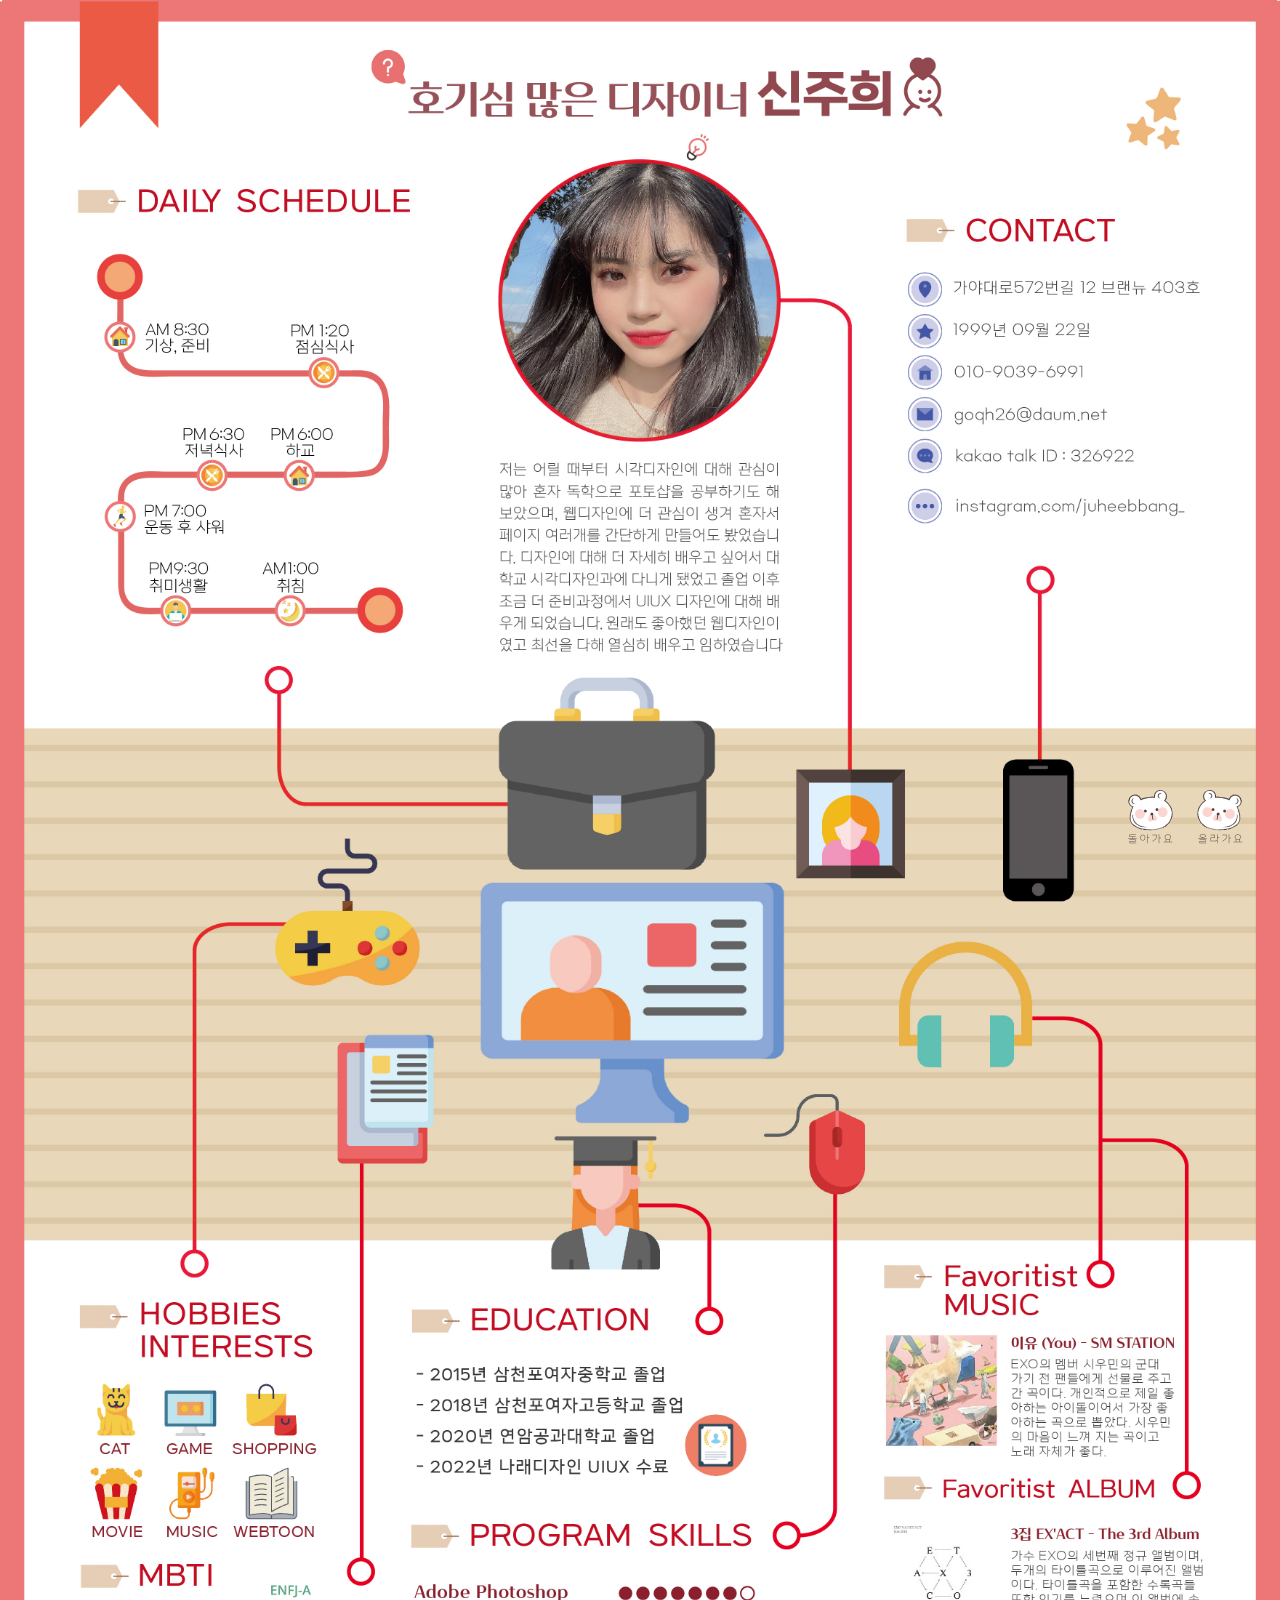
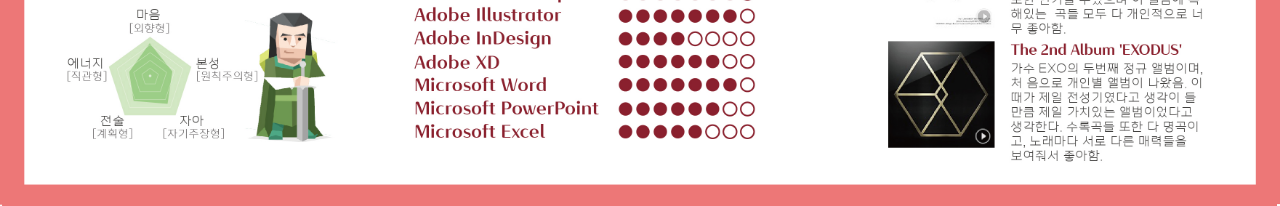
<file: info.html>
<!doctype html>
<html>

<head>
    <title>신주희</title>
    <meta charset="utf-8">
    <meta name="viewport" content="width=device-width, initial-scale=1">
    <meta http-equiv="X-UA-Compatible" content="IE=edge">
    <link rel="shortcut icon" href="./images/favicon.ico" type="image/x-icon">
    <style>
        * {
            margin: 0;
            padding: 0;
        }

        a {
            text-decoration: none;
            color: #000;
        }

        .fixed_box {
            position: fixed;
            bottom: 50px;
            right: 50px;
            width: 40px;
        }

        #top {
            max-width: 1320px;
            margin: 0 auto;
        }

        #top img {
            width: 100%;
            display: block;
        }

        .home {
            position: fixed;
            bottom: 50px;
            right: 120px;
            width: 40px;
        }
    </style>
</head>

<body>
    <div id="top">
        <img src="./images/info.jpg" class="인포그래픽"><!--가이드 이미지 경로 지정하기-->
    </div>
    <div class="fixed_box">
        <a href="#top" class="top_btn"><!--href부분은 이미지를 감싼 div에 있는 id이름과 동일하게 설정.-->
            <img src="images/top.png" alt="top">
        </a>
    </div>
    <div class="home">
        <a href="./index.html#fh5co-work"><img src="./images/home.png" alt="home"></a>
    </div>


    <!--이동시 부드럽게 이동시키기 위해 추가한 구문 시작. script쪽 전부 삭제가능.-->
    <script src="https://code.jquery.com/jquery-1.12.4.min.js"
        integrity="sha256-ZosEbRLbNQzLpnKIkEdrPv7lOy9C27hHQ+Xp8a4MxAQ=" crossorigin="anonymous"></script>
    <script>
        $(function () {
            $('a[href*="#"]:not([href="#"])').click(function () {
                if (location.pathname.replace(/^\//, '') == this.pathname.replace(/^\//, '') && location.hostname == this.hostname) {
                    var target = $(this.hash);
                    target = target.length ? target : $('[name=' + this.hash.slice(1) + ']');
                    if (target.length) {
                        $('html, body').animate({
                            scrollTop: target.offset().top
                        }, 500);//움직이는 시간 조정
                        return false;
                    }
                }
            });
        });
    </script>
    <!--이동시 부드럽게 이동시키기 위해 추가한 구문 끝. 삭제가능.-->
</body>

</html>
</file>
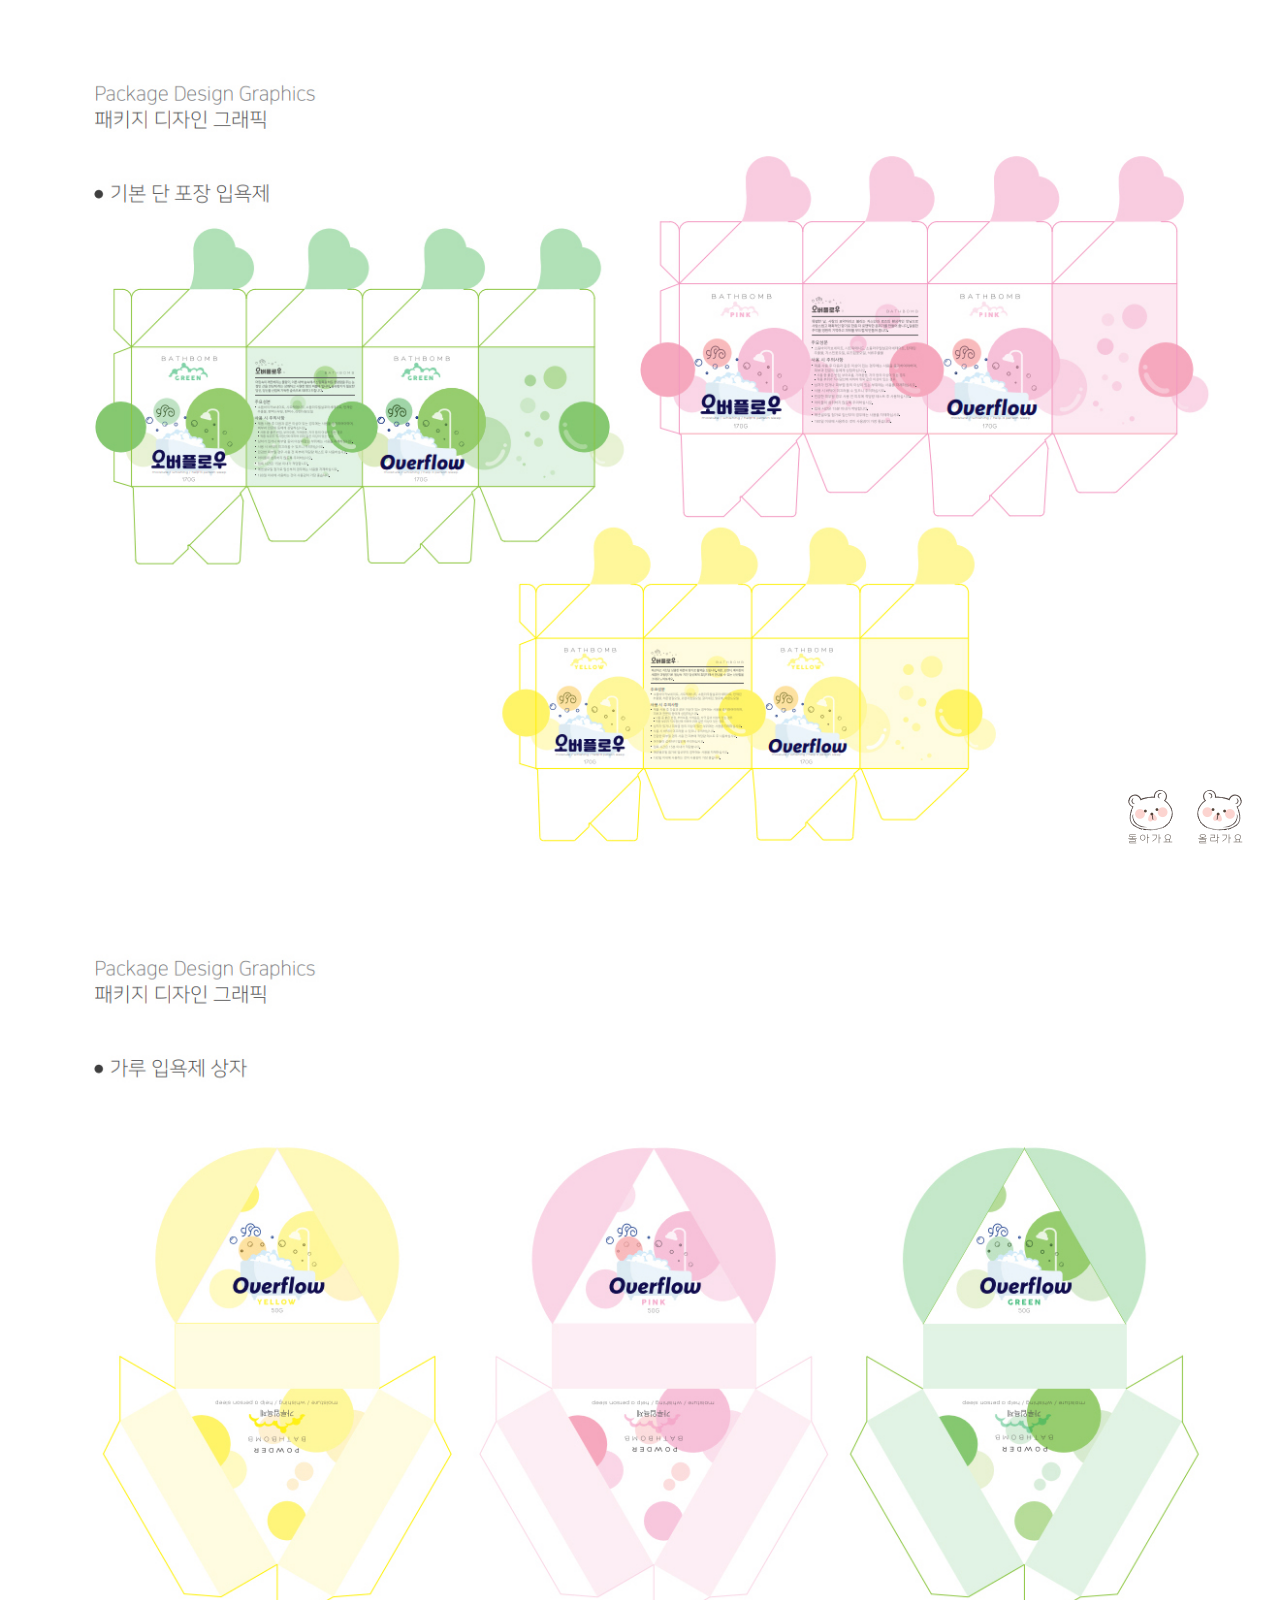
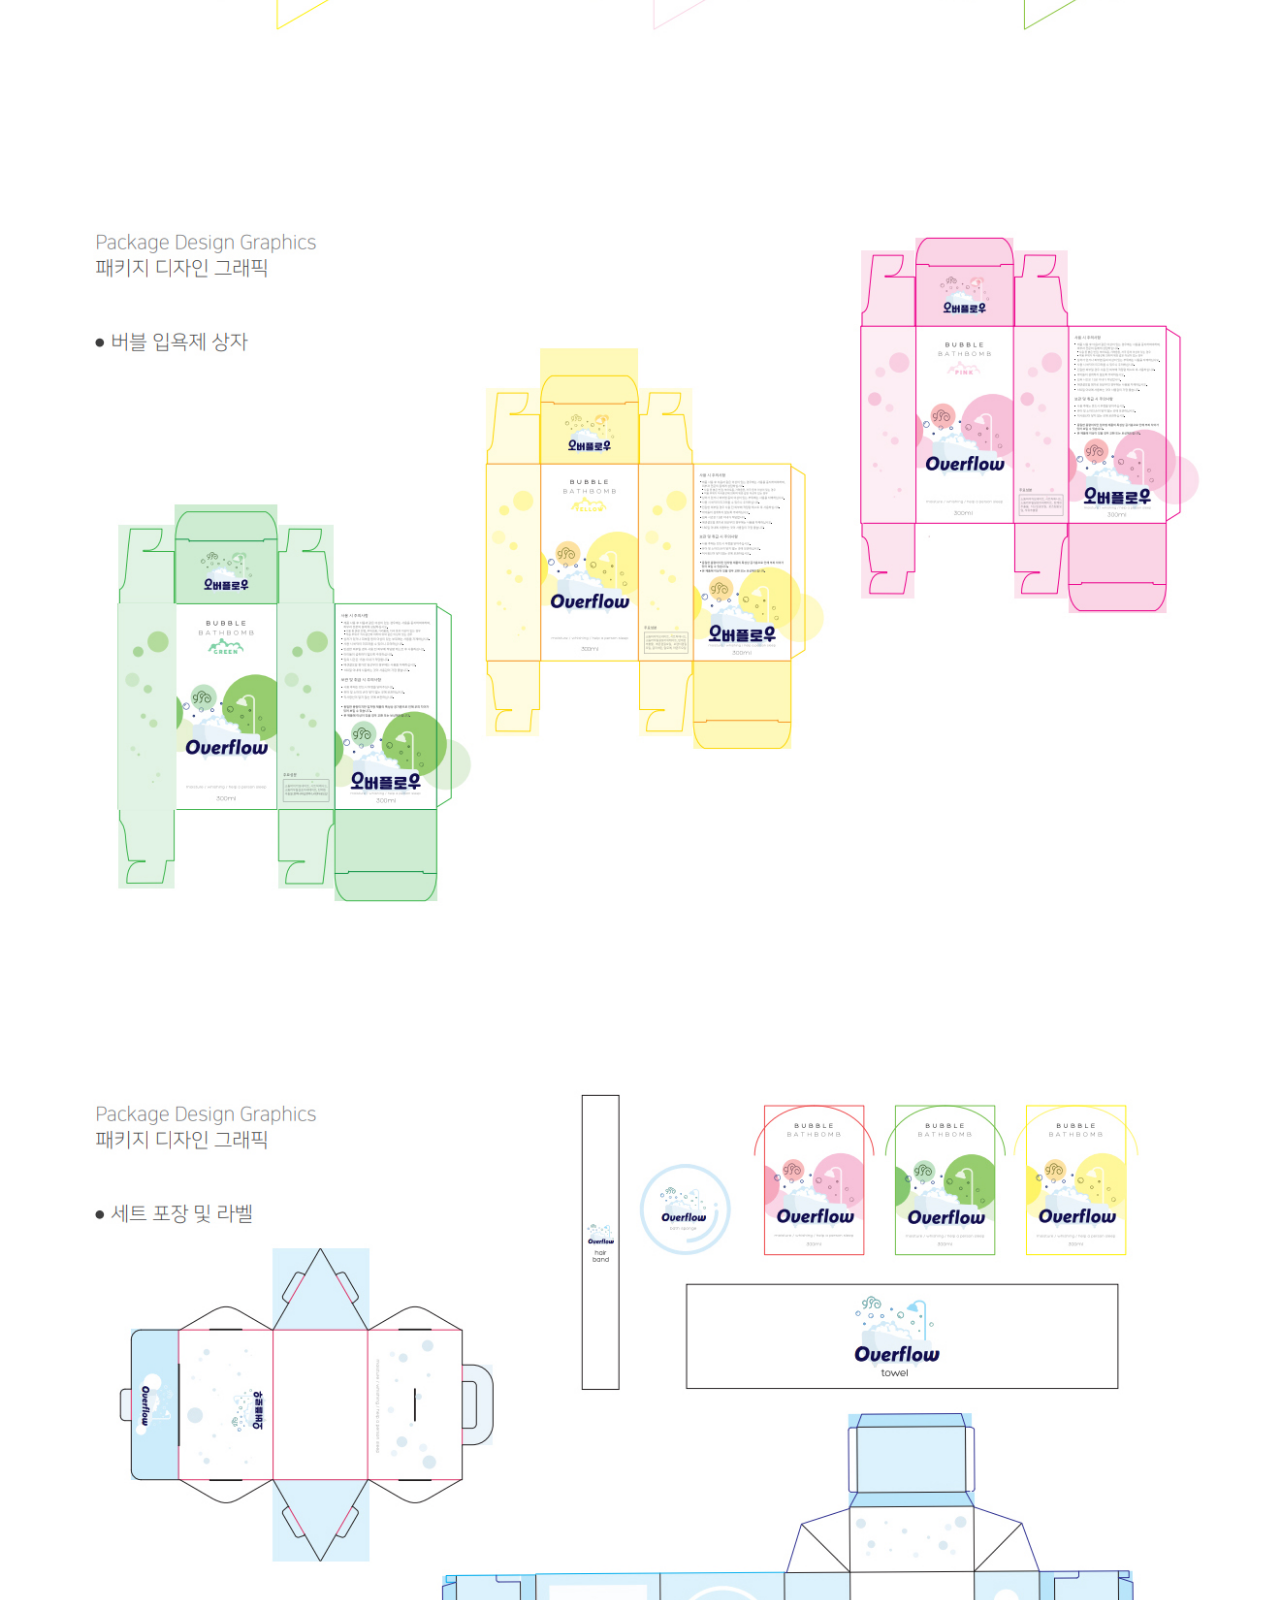
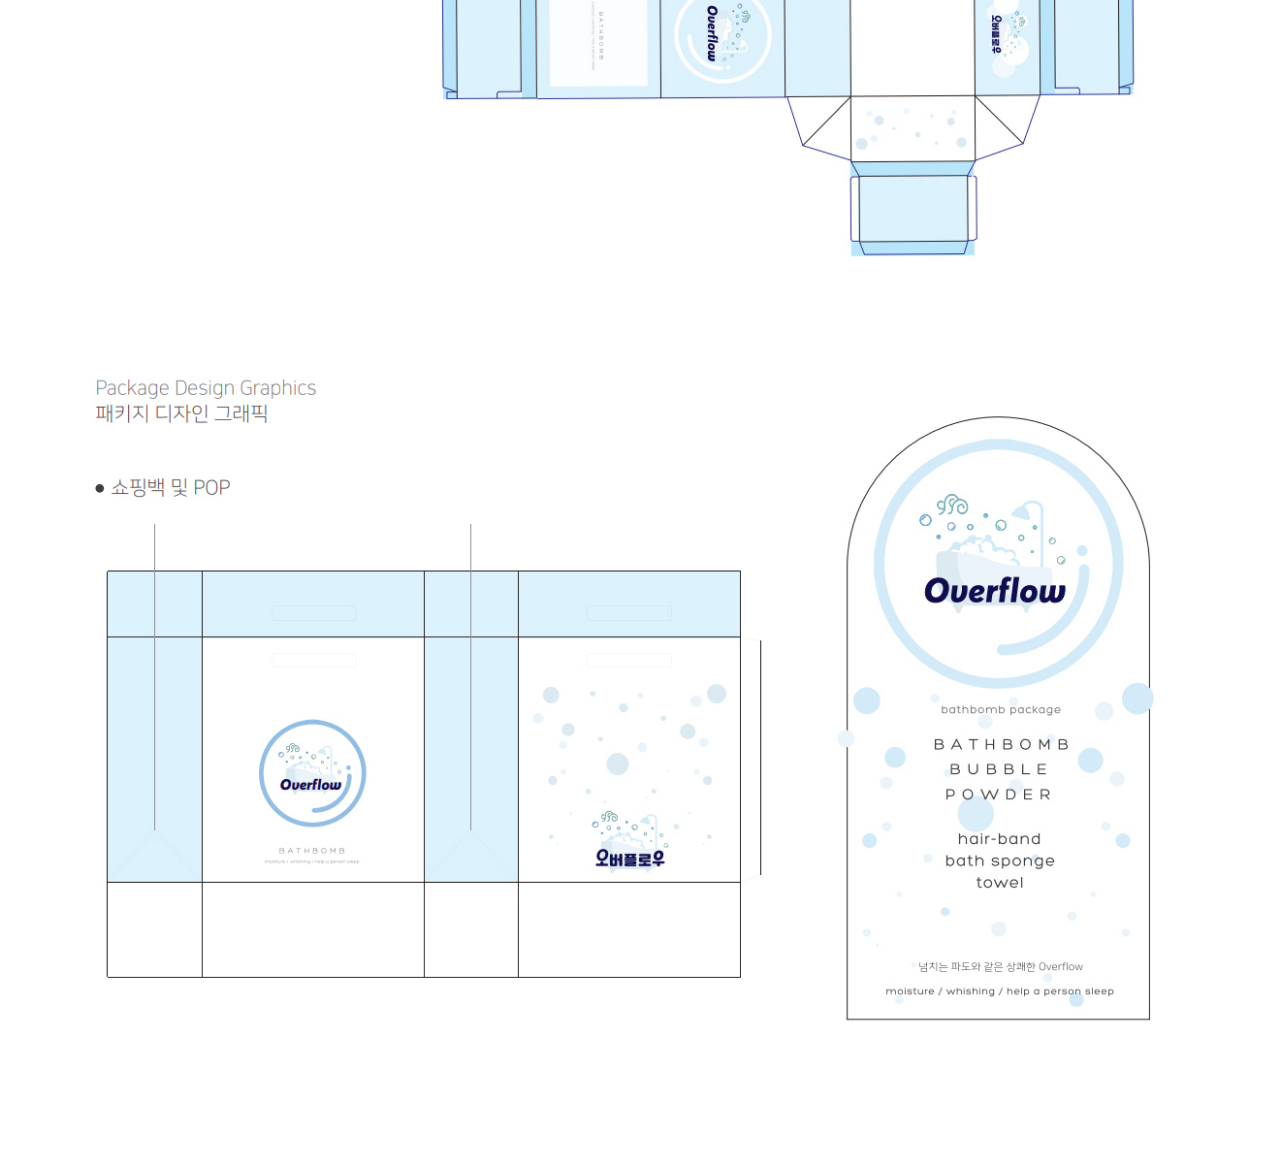
<file: overflow.html>
<!doctype html>
<html>

<head>
    <title>오버플로어 그래픽</title>
    <meta charset="utf-8">
    <meta name="viewport" content="width=device-width, initial-scale=1">
    <meta http-equiv="X-UA-Compatible" content="IE=edge">
    <style>
        * {
            margin: 0;
            padding: 0;
        }

        a {
            text-decoration: none;
            color: #000;
        }

        .fixed_box {
            position: fixed;
            bottom: 50px;
            right: 50px;
            width: 40px;
        }

        #top {
            max-width: 1320px;
            margin: 0 auto;
        }

        #top img {
            width: 100%;
            display: block;
        }

        .home {
            position: fixed;
            bottom: 50px;
            right: 120px;
            width: 40px;
        }
    </style>
</head>

<body>
    <div id="top">
        <img src="images/overflow_graphics.jpg" class="overflow"><!--가이드 이미지 경로 지정하기-->
    </div>
    <div class="fixed_box">
        <a href="#top" class="top_btn"><!--href부분은 이미지를 감싼 div에 있는 id이름과 동일하게 설정.-->
            <img src="images/top.png" alt="top">
        </a>
    </div>
    <div class="home">
        <a href="./index.html#fh5co-work"><img src="./images/home.png" alt="home"></a>
    </div>


    <!--이동시 부드럽게 이동시키기 위해 추가한 구문 시작. script쪽 전부 삭제가능.-->
    <script src="https://code.jquery.com/jquery-1.12.4.min.js"
        integrity="sha256-ZosEbRLbNQzLpnKIkEdrPv7lOy9C27hHQ+Xp8a4MxAQ=" crossorigin="anonymous"></script>
    <script>
        $(function () {
            $('a[href*="#"]:not([href="#"])').click(function () {
                if (location.pathname.replace(/^\//, '') == this.pathname.replace(/^\//, '') && location.hostname == this.hostname) {
                    var target = $(this.hash);
                    target = target.length ? target : $('[name=' + this.hash.slice(1) + ']');
                    if (target.length) {
                        $('html, body').animate({
                            scrollTop: target.offset().top
                        }, 500);//움직이는 시간 조정
                        return false;
                    }
                }
            });
        });
    </script>
    <!--이동시 부드럽게 이동시키기 위해 추가한 구문 끝. 삭제가능.-->
</body>

</html>
</file>
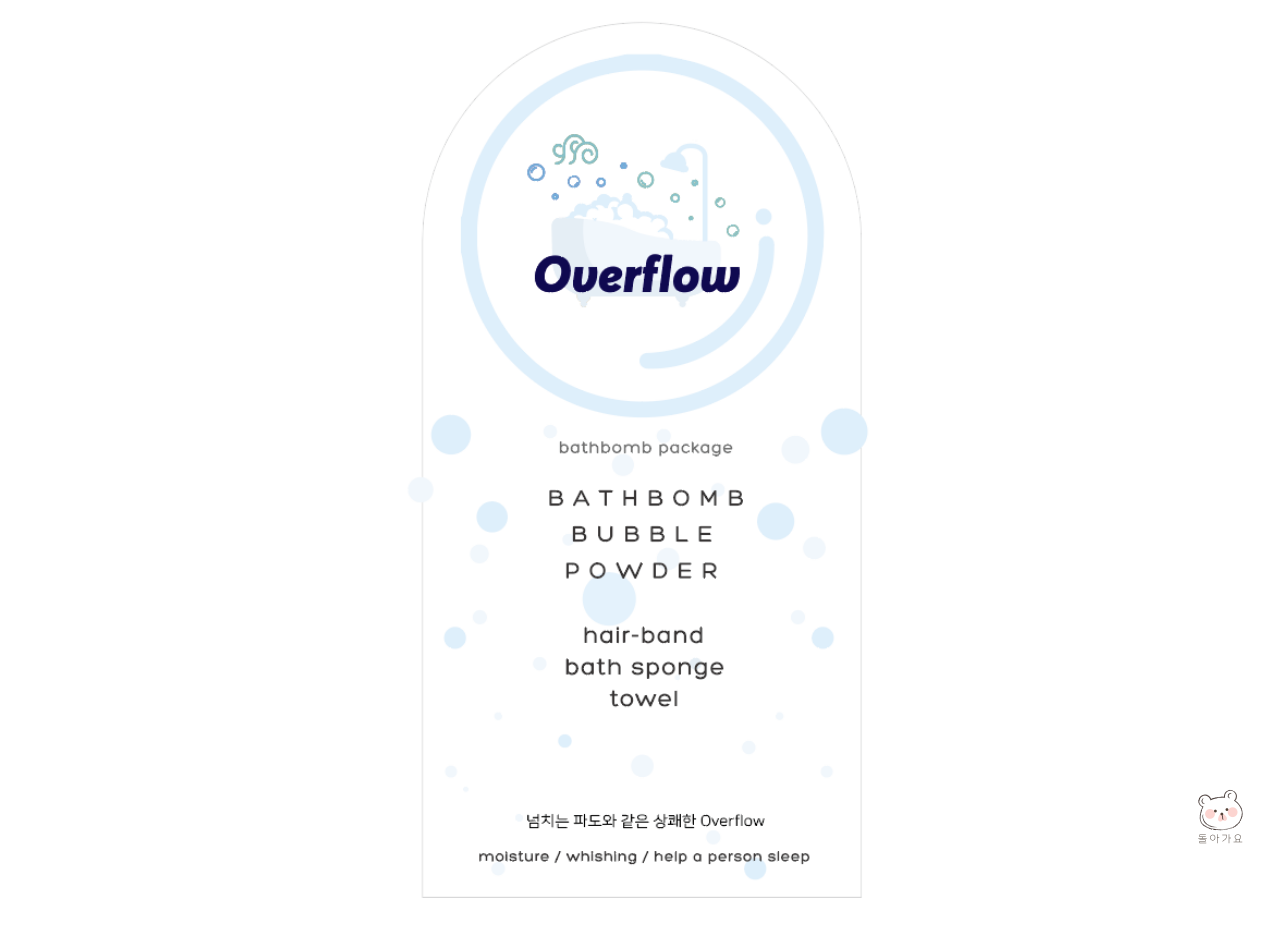
<file: overflow_pop.html>
<!doctype html>
<html>

<head>
    <title>오버플로어 POP</title>
    <meta charset="utf-8">
    <meta name="viewport" content="width=device-width, initial-scale=1">
    <meta http-equiv="X-UA-Compatible" content="IE=edge">
    <link rel="shortcut icon" href="./images/favicon.ico" type="image/x-icon">
    <style>
        * {
            margin: 0;
            padding: 0;
        }

        a {
            text-decoration: none;
            color: #000;
        }

        .home {
            position: fixed;
            bottom: 50px;
            right: 50px;
            width: 40px;
        }

        #top {
            max-width: 550px;
            margin: 0 auto;
        }

        #top img {
            width: 100%;
            display: block;
        }
    </style>
</head>

<body>
    <div id="top">
        <img src="images/overflow_pop.png" class="overflow"><!--가이드 이미지 경로 지정하기-->
    </div>
    <div class="home">
        <a href="./index.html#fh5co-work"><img src="./images/home.png" alt="home"></a>
    </div>


    <!--이동시 부드럽게 이동시키기 위해 추가한 구문 시작. script쪽 전부 삭제가능.-->
    <script src="https://code.jquery.com/jquery-1.12.4.min.js"
        integrity="sha256-ZosEbRLbNQzLpnKIkEdrPv7lOy9C27hHQ+Xp8a4MxAQ=" crossorigin="anonymous"></script>
    <script>
        $(function () {
            $('a[href*="#"]:not([href="#"])').click(function () {
                if (location.pathname.replace(/^\//, '') == this.pathname.replace(/^\//, '') && location.hostname == this.hostname) {
                    var target = $(this.hash);
                    target = target.length ? target : $('[name=' + this.hash.slice(1) + ']');
                    if (target.length) {
                        $('html, body').animate({
                            scrollTop: target.offset().top
                        }, 500);//움직이는 시간 조정
                        return false;
                    }
                }
            });
        });
    </script>
    <!--이동시 부드럽게 이동시키기 위해 추가한 구문 끝. 삭제가능.-->
</body>

</html>
</file>
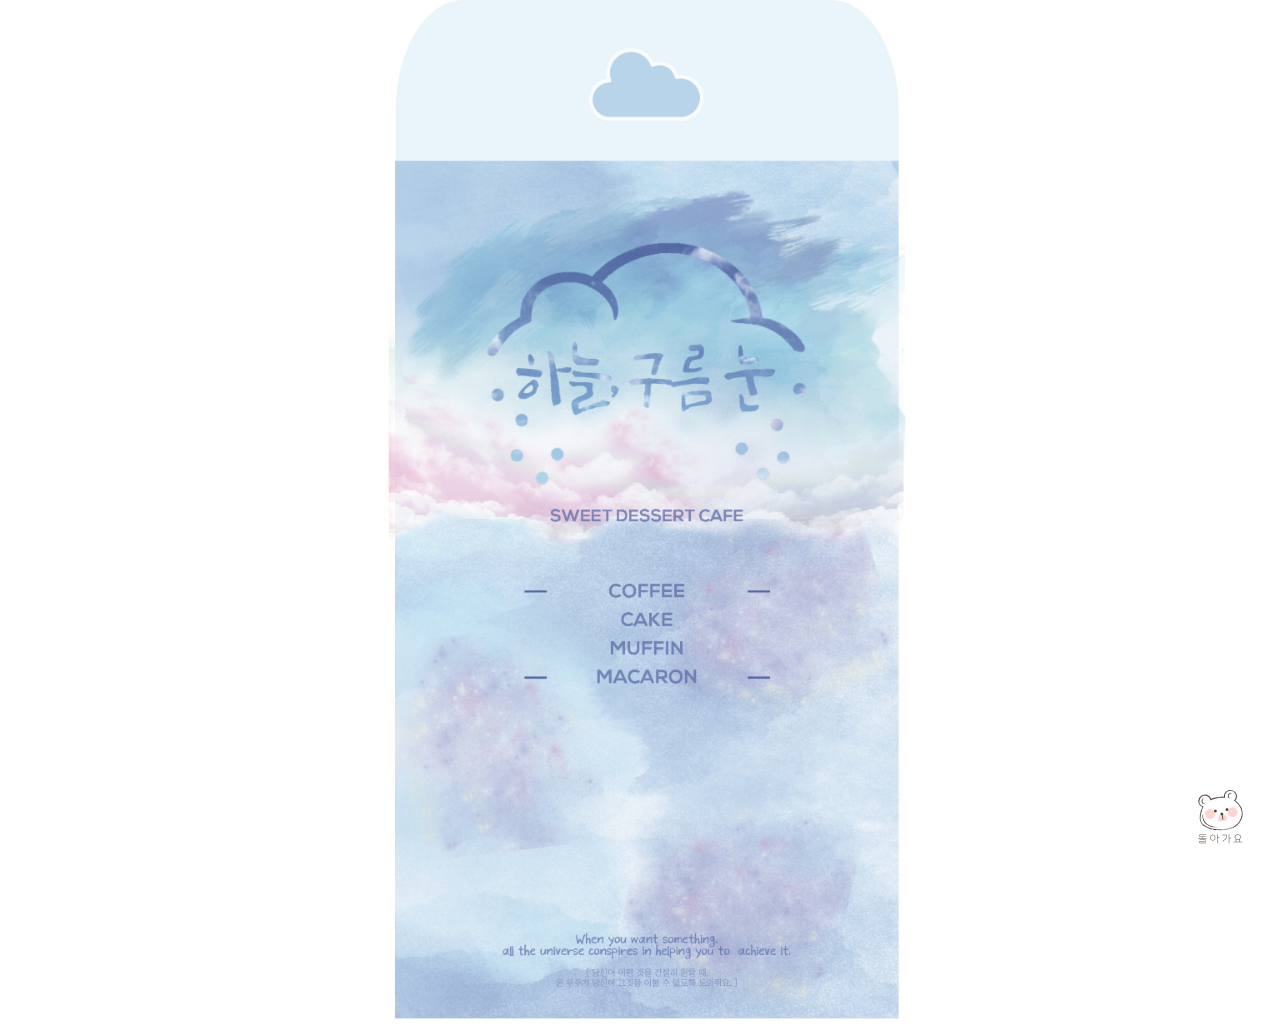
<file: sky_pop.html>
<!doctype html>
<html>

<head>
    <title>하늘, 구름 눈 POP</title>
    <meta charset="utf-8">
    <meta name="viewport" content="width=device-width, initial-scale=1">
    <meta http-equiv="X-UA-Compatible" content="IE=edge">
    <link rel="shortcut icon" href="./images/favicon.ico" type="image/x-icon">
    <style>
        * {
            margin: 0;
            padding: 0;
        }

        a {
            text-decoration: none;
            color: #000;
        }

        .home {
            position: fixed;
            bottom: 50px;
            right: 50px;
            width: 40px;
        }

        #top {
            max-width: 550px;
            margin: 0 auto;
        }

        #top img {
            width: 100%;
            display: block;
        }
    </style>
</head>

<body>
    <div id="top">
        <img src="images/sky_pop.jpg" class="pop"><!--가이드 이미지 경로 지정하기-->
    </div>
    <div class="home">
        <a href="./index.html#fh5co-work"><img src="./images/home.png" alt="home"></a>
    </div>


    <!--이동시 부드럽게 이동시키기 위해 추가한 구문 시작. script쪽 전부 삭제가능.-->
    <script src="https://code.jquery.com/jquery-1.12.4.min.js"
        integrity="sha256-ZosEbRLbNQzLpnKIkEdrPv7lOy9C27hHQ+Xp8a4MxAQ=" crossorigin="anonymous"></script>
    <script>
        $(function () {
            $('a[href*="#"]:not([href="#"])').click(function () {
                if (location.pathname.replace(/^\//, '') == this.pathname.replace(/^\//, '') && location.hostname == this.hostname) {
                    var target = $(this.hash);
                    target = target.length ? target : $('[name=' + this.hash.slice(1) + ']');
                    if (target.length) {
                        $('html, body').animate({
                            scrollTop: target.offset().top
                        }, 500);//움직이는 시간 조정
                        return false;
                    }
                }
            });
        });
    </script>
    <!--이동시 부드럽게 이동시키기 위해 추가한 구문 끝. 삭제가능.-->
</body>

</html>
</file>
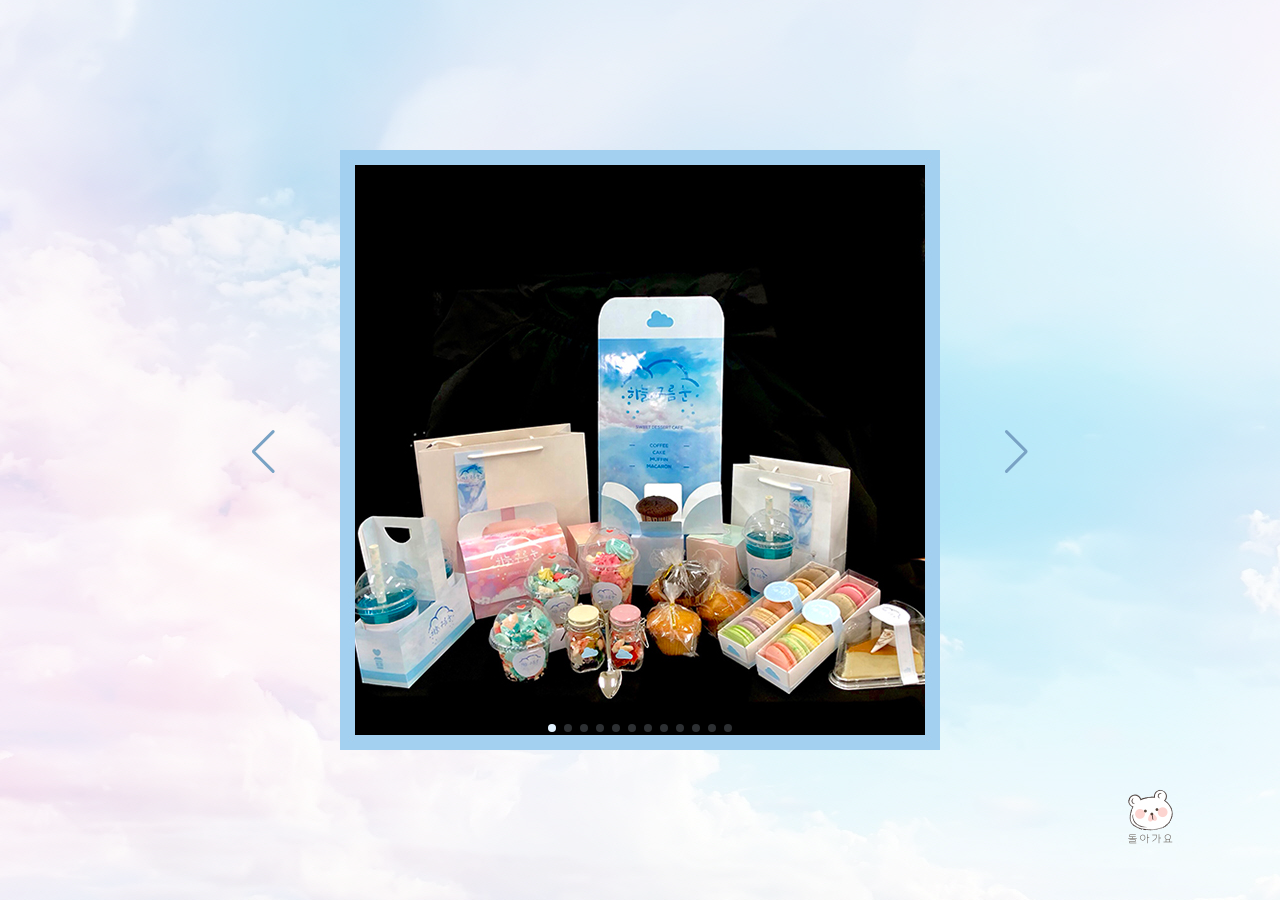
<file: skycafe.html>
<!DOCTYPE html>
<html lang="ko">

<head>
    <meta charset="UTF-8">
    <meta http-equiv="X-UA-Compatible" content="IE=edge">
    <meta name="viewport" content="width=device-width, initial-scale=1.0">
    <title>하늘, 구름 눈</title>

    <script src="https://code.jquery.com/jquery-3.6.3.min.js"
        integrity="sha256-pvPw+upLPUjgMXY0G+8O0xUf+/Im1MZjXxxgOcBQBXU=" crossorigin="anonymous"></script>
    <!-- Link Swiper's CSS -->
    <link rel="stylesheet" href="https://cdn.jsdelivr.net/npm/swiper/swiper-bundle.min.css" />

    <link rel="shortcut icon" href="./images/favicon.ico" type="image/x-icon">
    <style>
        body {
            background: url(./images/sky_back.png) no-repeat center;
        }

        .wall {
            width: 800px;
            margin: 0 auto;
            margin-top: 150px;
        }

        .swiper-slide {
            text-align: center;
        }


        /*swiper 화살표, 페이지네이션 색상 변경하기*/
        .wall .swiper-button-next,
        .wall .swiper-button-prev {
            color: #79a2c4;
            /*화살표는 글자로 들어간 것이므로, 글씨색상을 바꿔주면 화살표의 색상에 변동이 있습니다.*/
        }


        .wall .swiper-pagination span {
            background-color: #e2f2ff;
        }

        /*페이지네이션의 동그라미 색상은 페이지네이션 클래스 안의 span 태그에 들어가 있으므로,
반드시 그 안의 스팬태그에게 스타일을 준다.*/
        .home {
            position: fixed;
            bottom: 50px;
            right: 120px;
            width: 40px;
        }

        .swiper-pagination {
            padding-bottom: 10px;
        }
    </style>
</head>

<body>
    <!-- Swiper -->
    <div class="swiper wall">
        <div class="swiper-wrapper">
            <div class="swiper-slide"><img src="./images/p1.jpg" alt="1"></div>
            <div class="swiper-slide"><img src="./images/p2.jpg" alt="2"></div>
            <div class="swiper-slide"><img src="./images/p3.jpg" alt="3"></div>
            <div class="swiper-slide"><img src="./images/p4.jpg" alt="4"></div>
            <div class="swiper-slide"><img src="./images/p5.jpg" alt="5"></div>
            <div class="swiper-slide"><img src="./images/p6.jpg" alt="6"></div>
            <div class="swiper-slide"><img src="./images/p7.jpg" alt="7"></div>
            <div class="swiper-slide"><img src="./images/p8.jpg" alt="8"></div>
            <div class="swiper-slide"><img src="./images/p9.jpg" alt="9"></div>
            <div class="swiper-slide"><img src="./images/p10.jpg" alt="10"></div>
            <div class="swiper-slide"><img src="./images/p11.jpg" alt="11"></div>
            <div class="swiper-slide"><img src="./images/p12.jpg" alt="12"></div>
        </div>
        <div class="swiper-button-next"></div>
        <div class="swiper-button-prev"></div>
        <div class="swiper-pagination"></div>
    </div>

    <div class="home">
        <a href="./index.html#fh5co-work"><img src="./images/home.png" alt="home"></a>
    </div>

    <!-- Swiper JS -->
    <script src="https://cdn.jsdelivr.net/npm/swiper/swiper-bundle.min.js"></script>

    <!-- Initialize Swiper -->
    <script>
        var swiper = new Swiper(".wall", {
            cssMode: true,
            navigation: {
                nextEl: ".swiper-button-next",
                prevEl: ".swiper-button-prev",
            },
            pagination: {
                el: ".swiper-pagination",
                clickable: true,
            },
            mousewheel: true,
            keyboard: true,
            navigation: {
                nextEl: ".swiper-button-next",
                prevEl: ".swiper-button-prev",
            },

            loop: true,
        });
    </script>
</body>

</html>
</file>
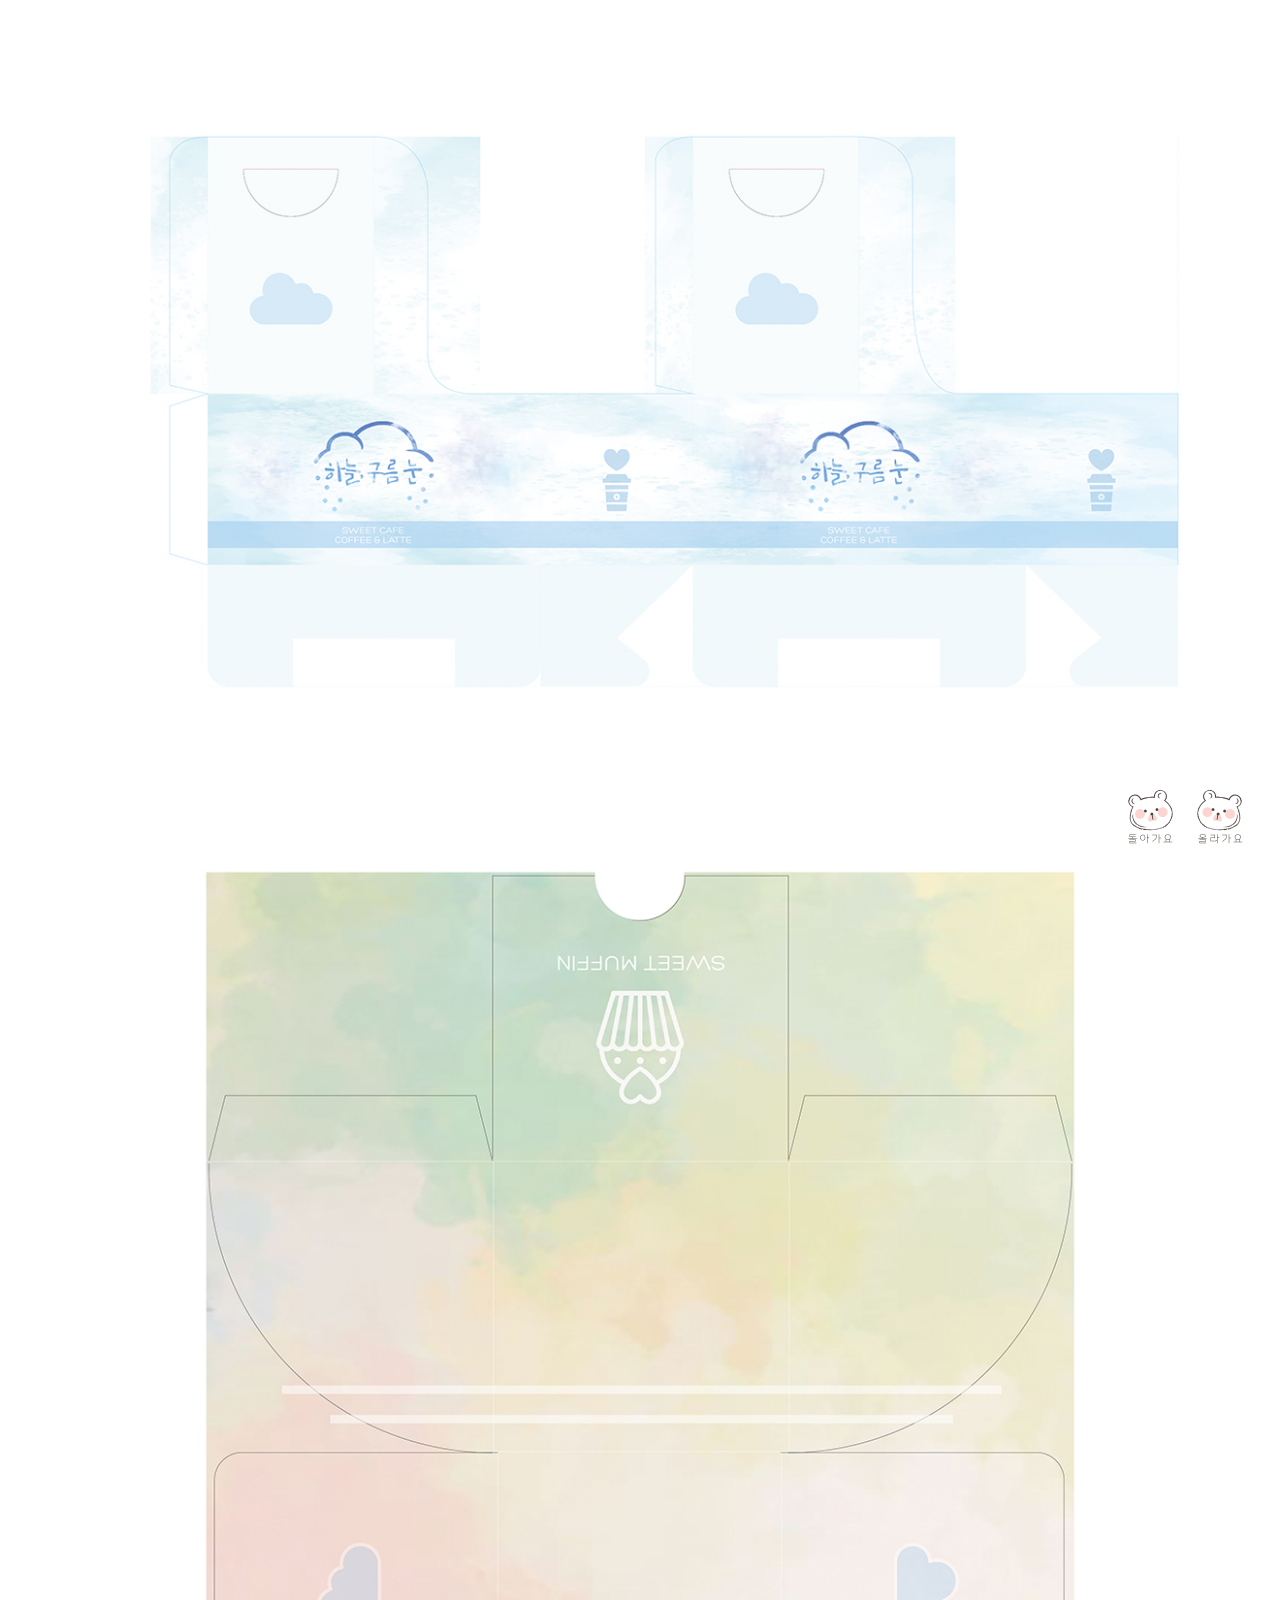
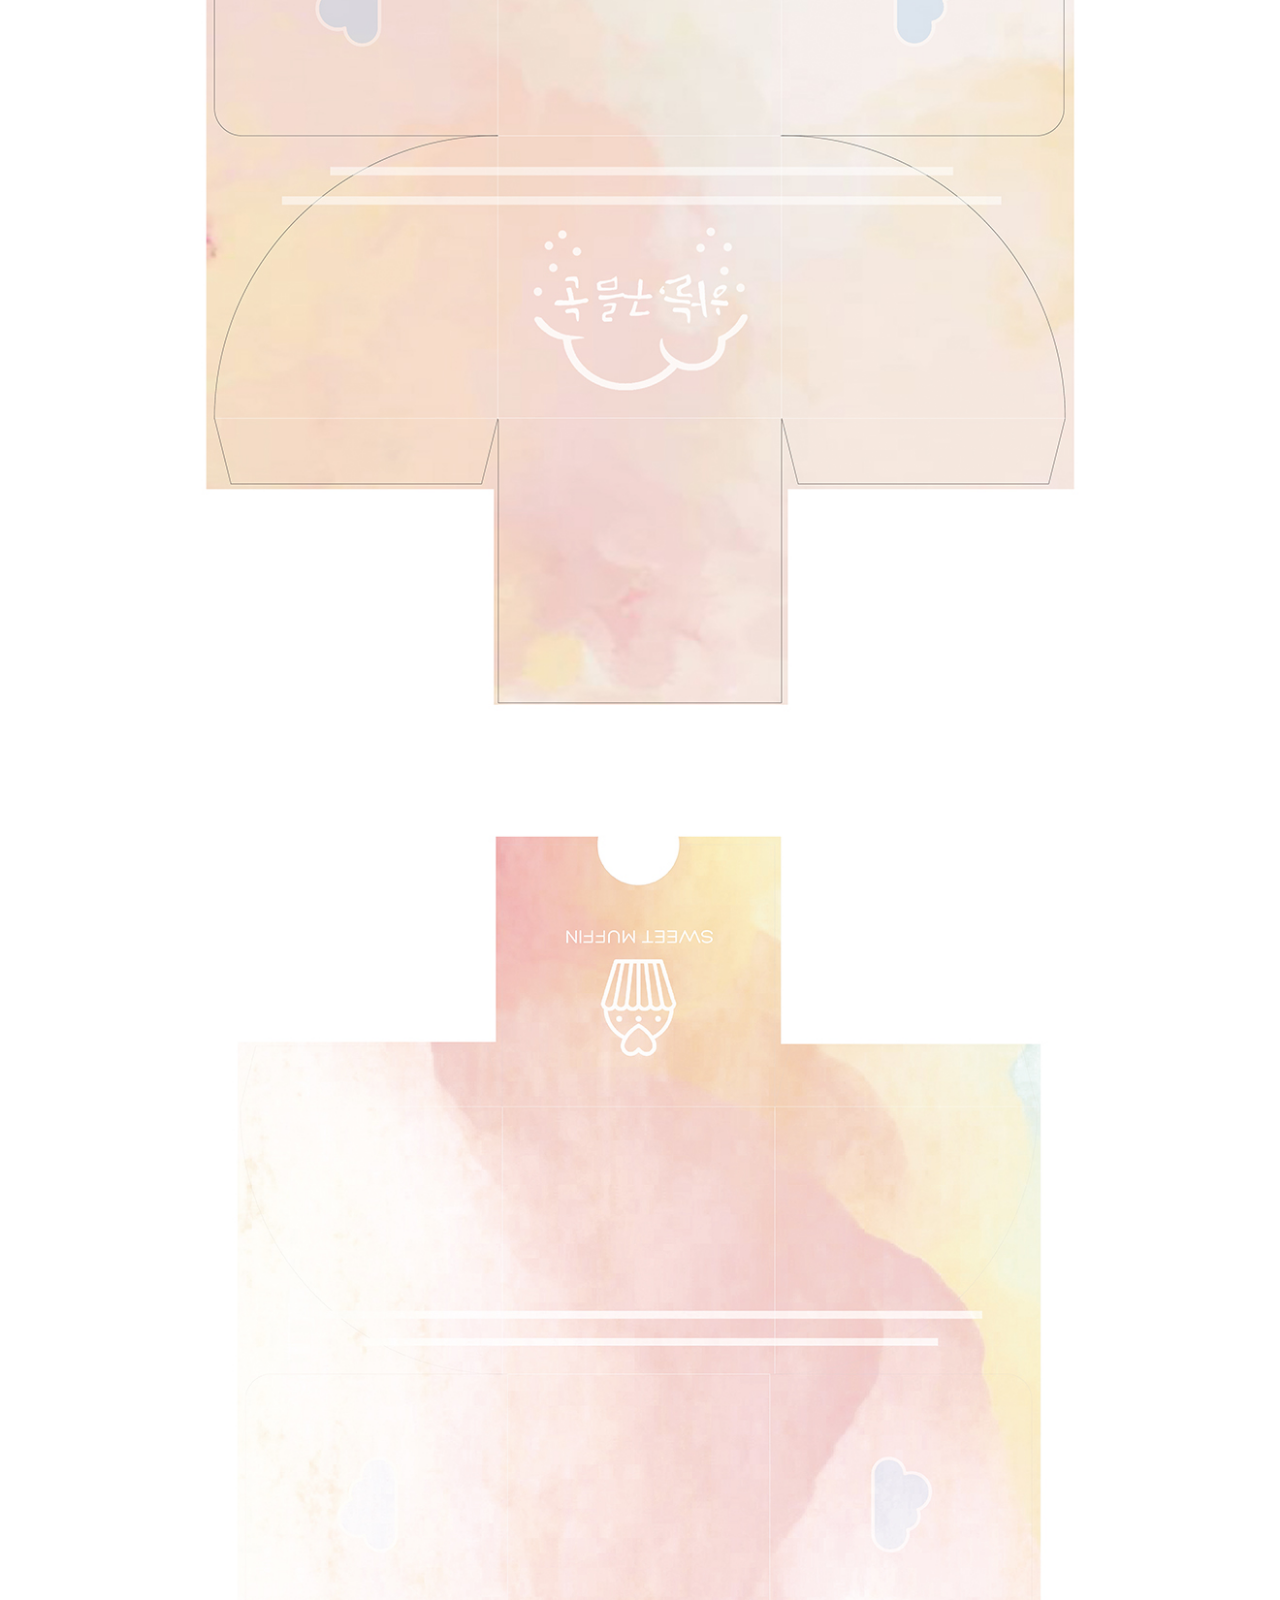
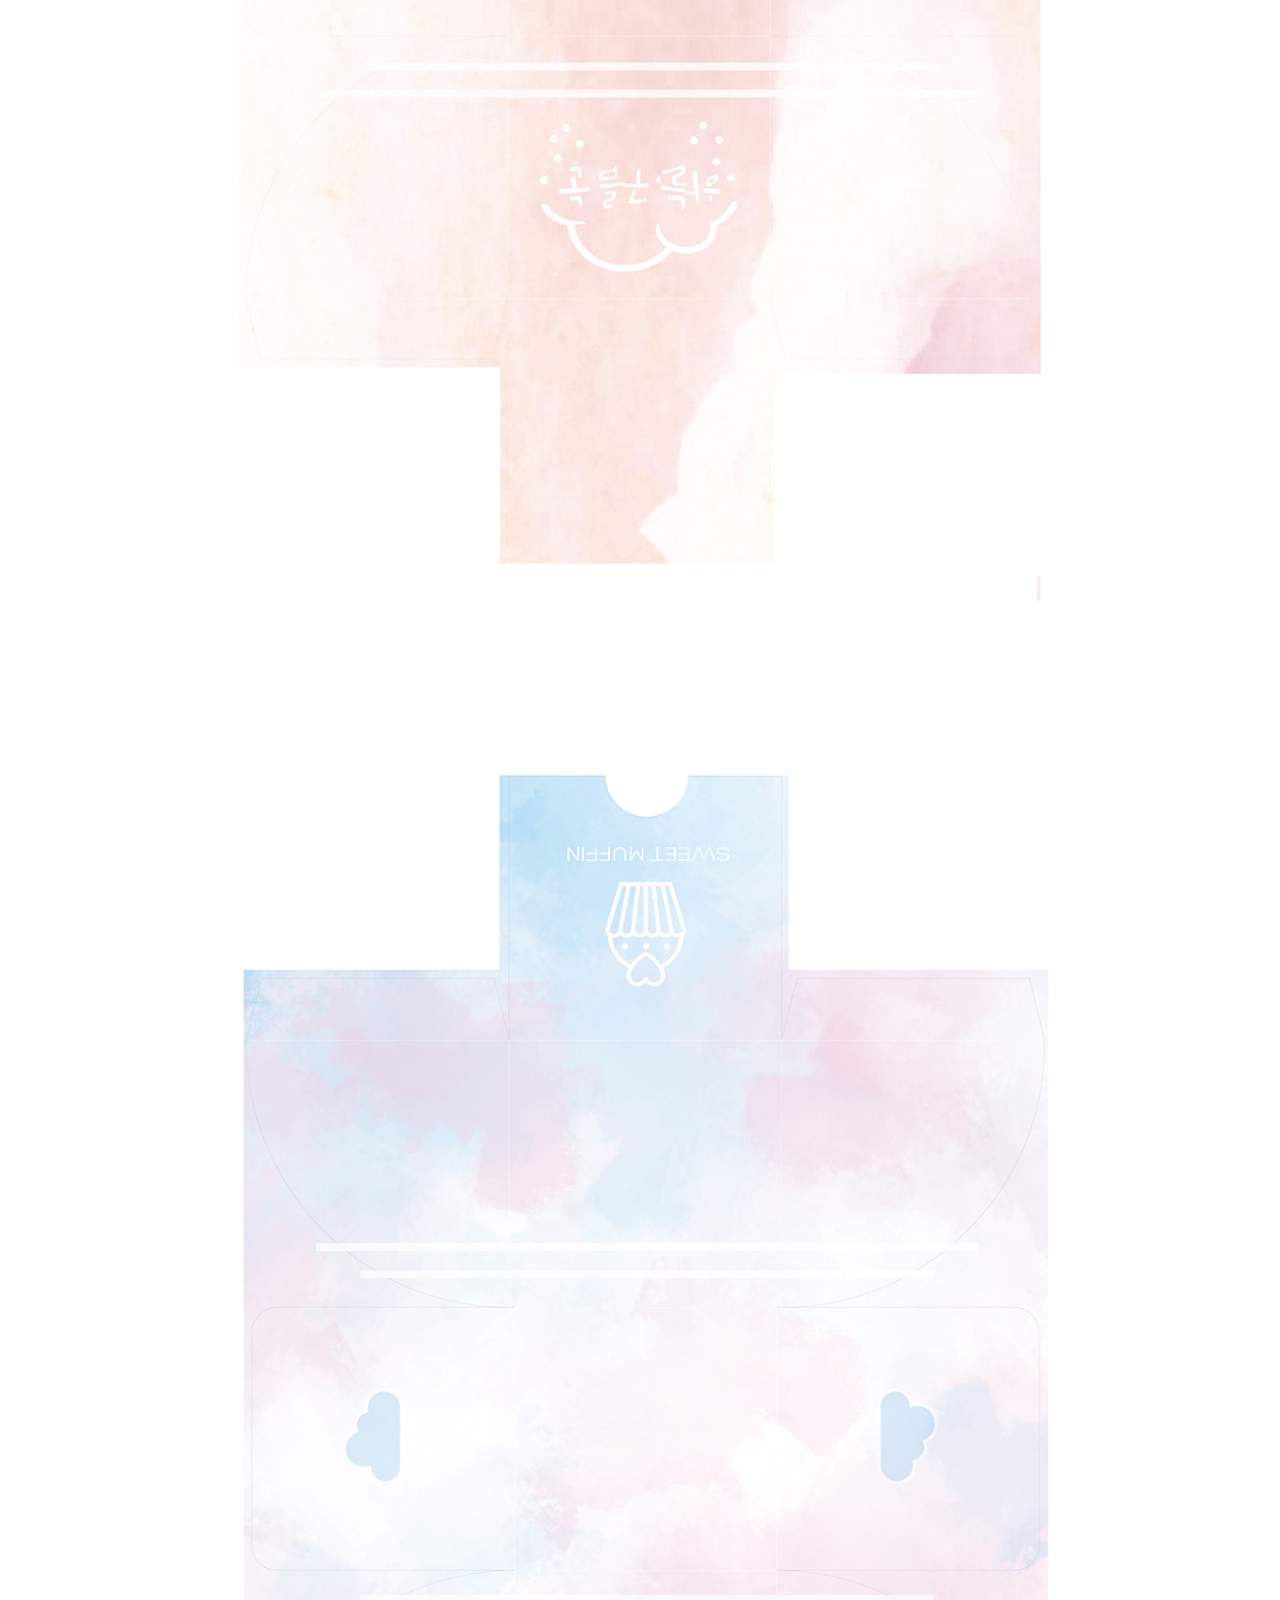
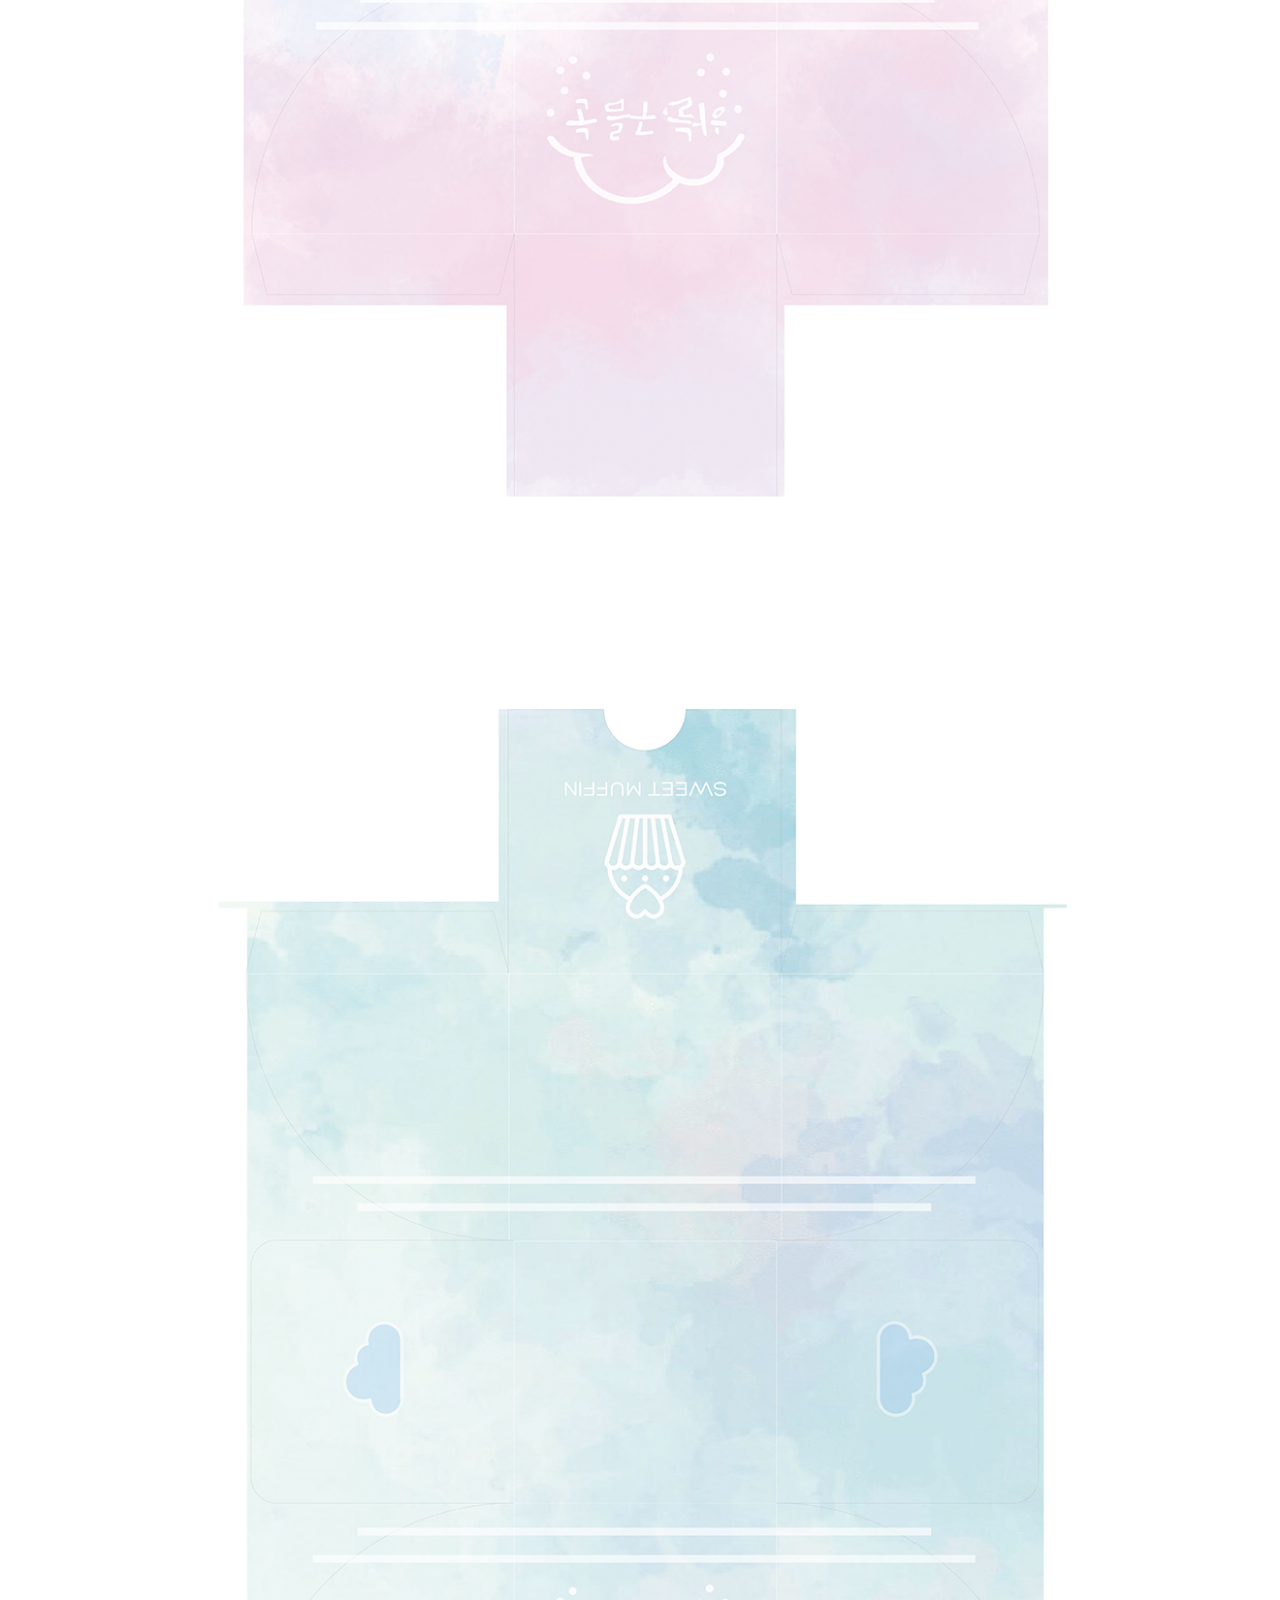
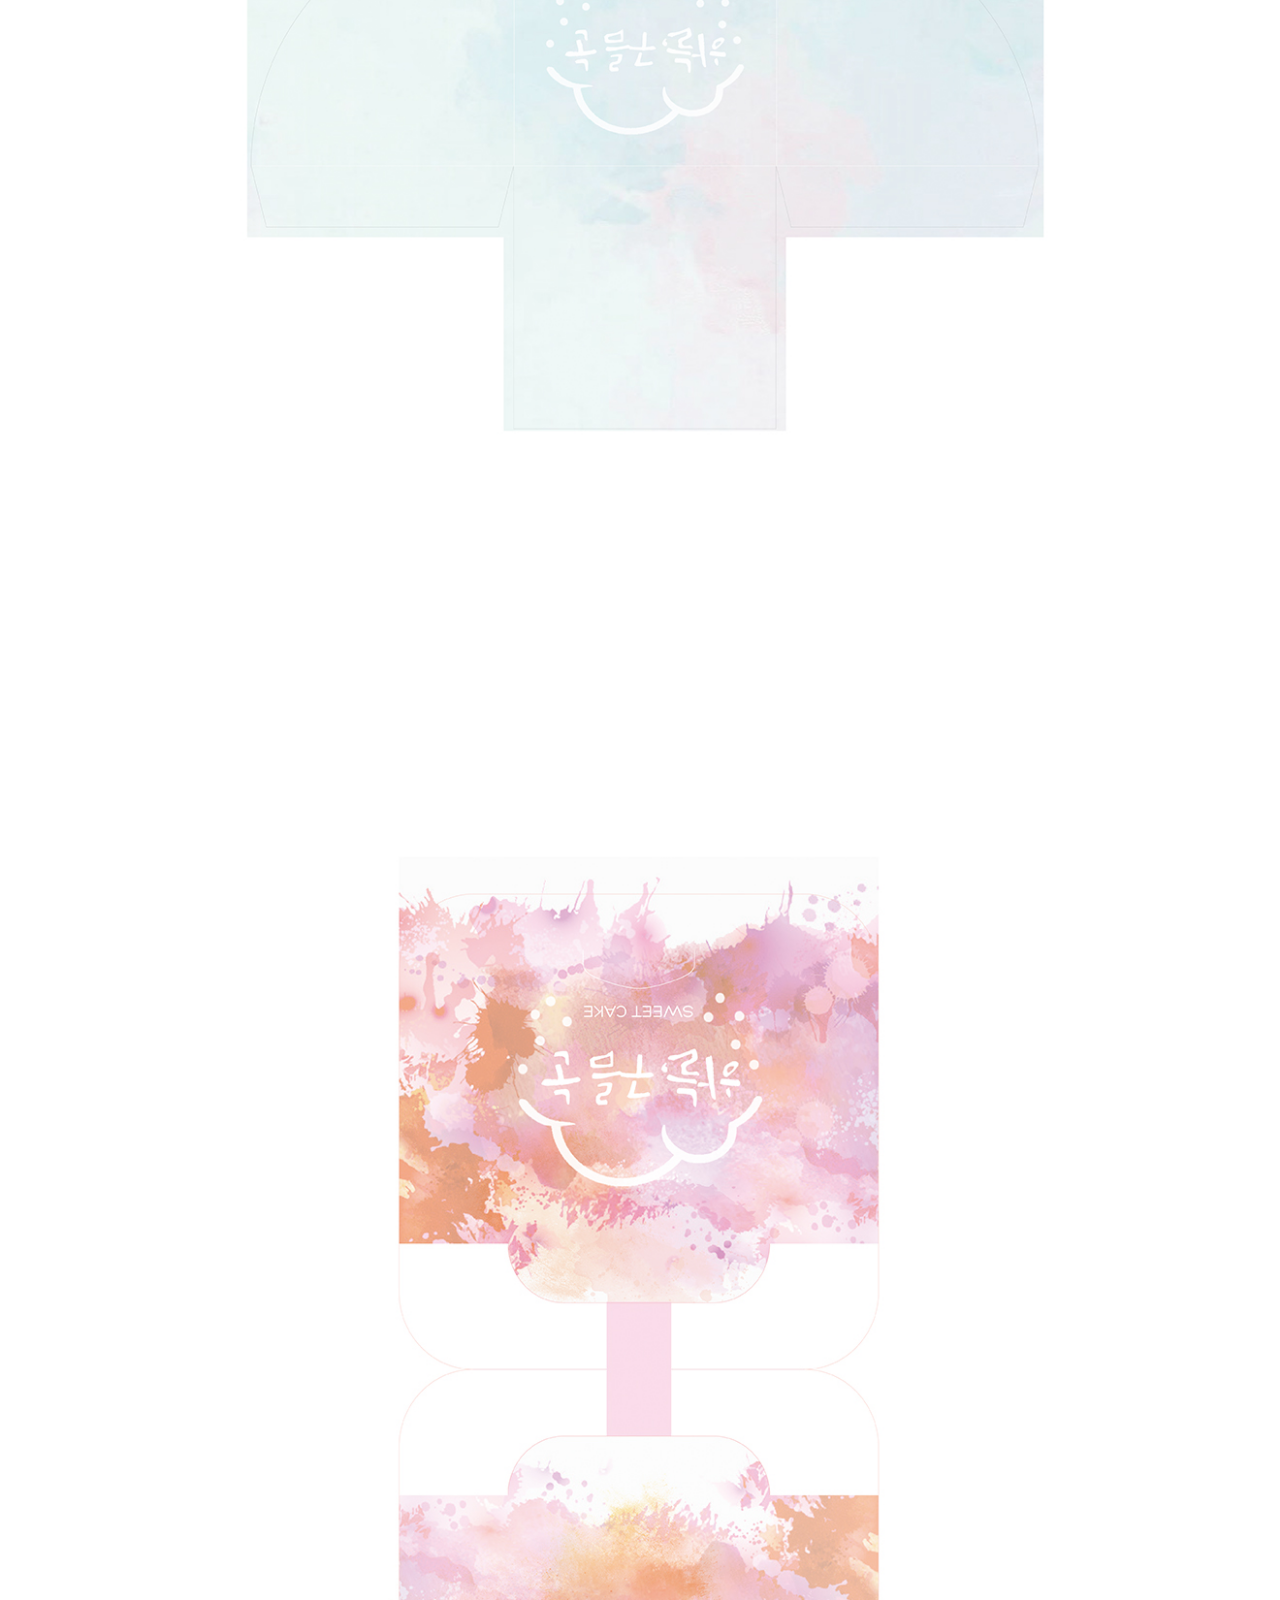
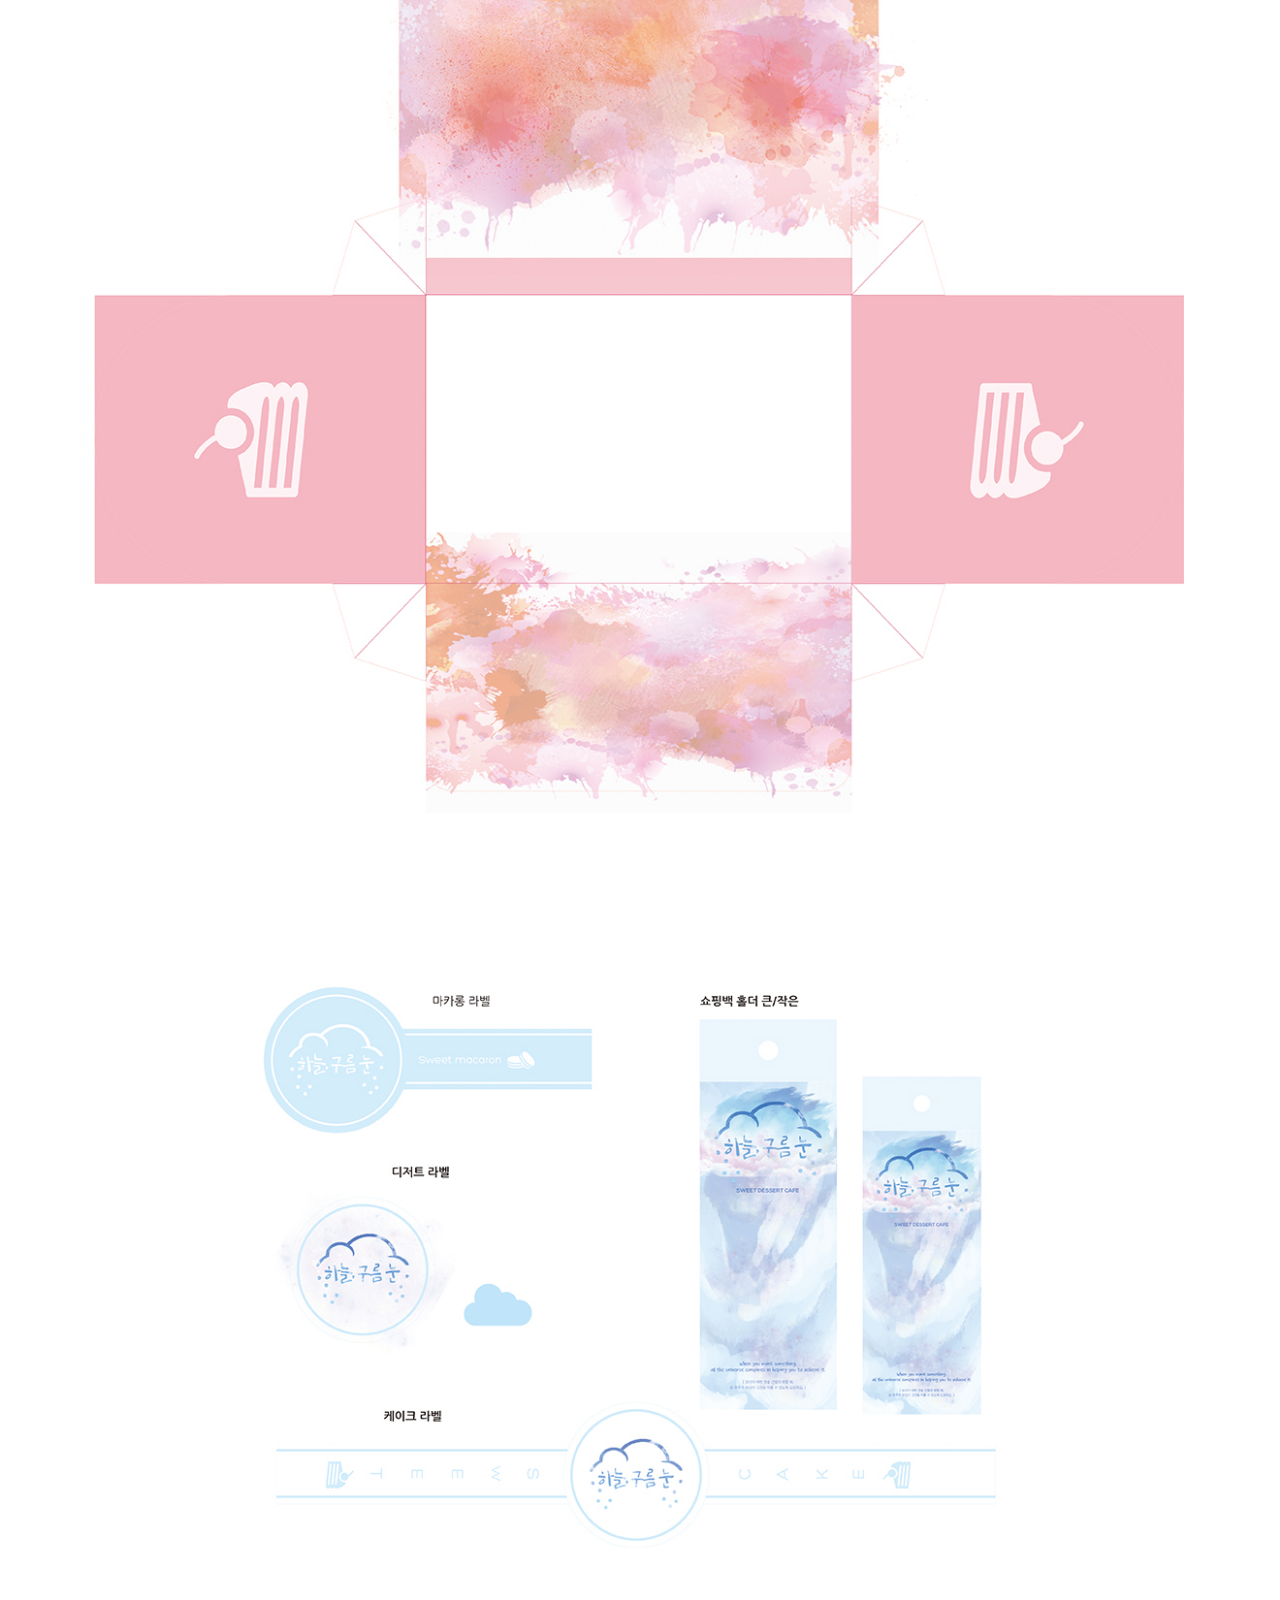
<file: skycafe_gr.html>
<!doctype html>
<html>

<head>
    <title>하늘, 구름 눈 그래픽</title>
    <meta charset="utf-8">
    <meta name="viewport" content="width=device-width, initial-scale=1">
    <meta http-equiv="X-UA-Compatible" content="IE=edge">
    <link rel="shortcut icon" href="./images/favicon.ico" type="image/x-icon">
    <style>
        * {
            margin: 0;
            padding: 0;
        }

        a {
            text-decoration: none;
            color: #000;
        }

        .fixed_box {
            position: fixed;
            bottom: 50px;
            right: 50px;
            width: 40px;
        }

        #top {
            max-width: 1320px;
            margin: 0 auto;
        }

        #top img {
            width: 100%;
            display: block;
        }

        .home {
            position: fixed;
            bottom: 50px;
            right: 120px;
            width: 40px;
        }
    </style>
</head>

<body>
    <div id="top">
        <img src="images/skycafe_graphics.jpg" class="skycafe"><!--가이드 이미지 경로 지정하기-->
    </div>
    <div class="fixed_box">
        <a href="#top" class="top_btn"><!--href부분은 이미지를 감싼 div에 있는 id이름과 동일하게 설정.-->
            <img src="images/top.png" alt="top">
        </a>
    </div>
    <div class="home">
        <a href="./index.html#fh5co-work"><img src="./images/home.png" alt="home"></a>
    </div>


    <!--이동시 부드럽게 이동시키기 위해 추가한 구문 시작. script쪽 전부 삭제가능.-->
    <script src="https://code.jquery.com/jquery-1.12.4.min.js"
        integrity="sha256-ZosEbRLbNQzLpnKIkEdrPv7lOy9C27hHQ+Xp8a4MxAQ=" crossorigin="anonymous"></script>
    <script>
        $(function () {
            $('a[href*="#"]:not([href="#"])').click(function () {
                if (location.pathname.replace(/^\//, '') == this.pathname.replace(/^\//, '') && location.hostname == this.hostname) {
                    var target = $(this.hash);
                    target = target.length ? target : $('[name=' + this.hash.slice(1) + ']');
                    if (target.length) {
                        $('html, body').animate({
                            scrollTop: target.offset().top
                        }, 500);//움직이는 시간 조정
                        return false;
                    }
                }
            });
        });
    </script>
    <!--이동시 부드럽게 이동시키기 위해 추가한 구문 끝. 삭제가능.-->
</body>

</html>
</file>
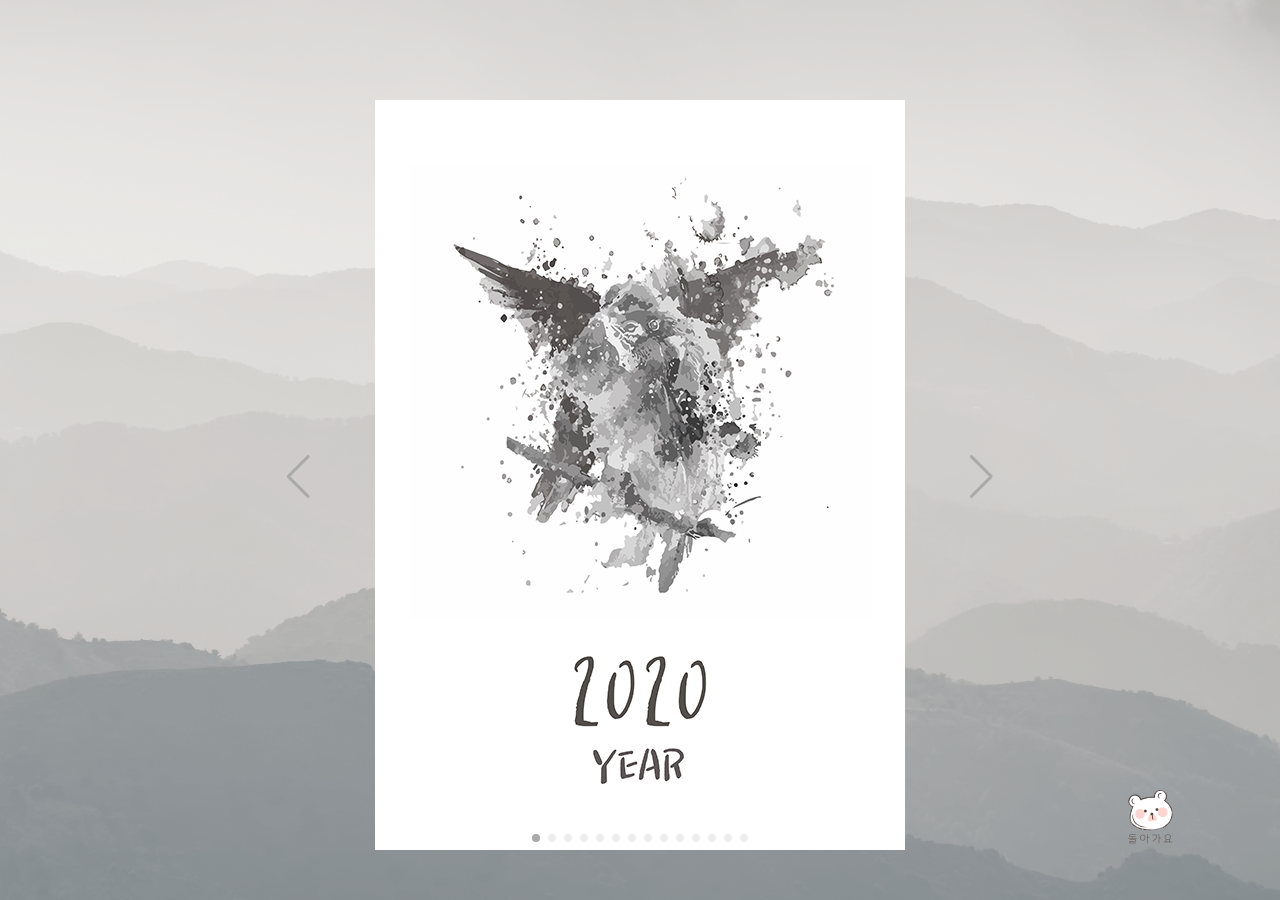
<file: wall.html>
<!DOCTYPE html>
<html lang="ko">

<head>
    <meta charset="UTF-8">
    <meta http-equiv="X-UA-Compatible" content="IE=edge">
    <meta name="viewport" content="width=device-width, initial-scale=1.0">
    <title>Wall Calendar</title>

    <script src="https://code.jquery.com/jquery-3.6.3.min.js"
        integrity="sha256-pvPw+upLPUjgMXY0G+8O0xUf+/Im1MZjXxxgOcBQBXU=" crossorigin="anonymous"></script>
    <!-- Link Swiper's CSS -->
    <link rel="stylesheet" href="https://cdn.jsdelivr.net/npm/swiper/swiper-bundle.min.css" />

    <link rel="shortcut icon" href="./images/favicon.ico" type="image/x-icon">
    <style>
        body {
            background: url(./images/wall_back.png) no-repeat center;
        }

        .wall {
            width: 730px;
            margin: 0 auto;
            margin-top: 100px;
        }

        .swiper-slide {
            text-align: center;
        }


        /*swiper 화살표, 페이지네이션 색상 변경하기*/
        .wall .swiper-button-next,
        .wall .swiper-button-prev {
            color: #aaa;
            /*화살표는 글자로 들어간 것이므로, 글씨색상을 바꿔주면 화살표의 색상에 변동이 있습니다.*/
        }


        .wall .swiper-pagination span {
            background-color: #aaa;
        }

        /*페이지네이션의 동그라미 색상은 페이지네이션 클래스 안의 span 태그에 들어가 있으므로,
반드시 그 안의 스팬태그에게 스타일을 준다.*/
        .home {
            position: fixed;
            bottom: 50px;
            right: 120px;
            width: 40px;
        }
    </style>
</head>

<body>
    <!-- Swiper -->
    <div class="swiper wall">
        <div class="swiper-wrapper">
            <div class="swiper-slide"><img src="./images/1.jpg" alt="1"></div>
            <div class="swiper-slide"><img src="./images/2.jpg" alt="2"></div>
            <div class="swiper-slide"><img src="./images/3.jpg" alt="3"></div>
            <div class="swiper-slide"><img src="./images/4.jpg" alt="4"></div>
            <div class="swiper-slide"><img src="./images/5.jpg" alt="5"></div>
            <div class="swiper-slide"><img src="./images/6.jpg" alt="6"></div>
            <div class="swiper-slide"><img src="./images/7.jpg" alt="7"></div>
            <div class="swiper-slide"><img src="./images/8.jpg" alt="8"></div>
            <div class="swiper-slide"><img src="./images/9.jpg" alt="9"></div>
            <div class="swiper-slide"><img src="./images/10.jpg" alt="10"></div>
            <div class="swiper-slide"><img src="./images/11.jpg" alt="11"></div>
            <div class="swiper-slide"><img src="./images/12.jpg" alt="12"></div>
            <div class="swiper-slide"><img src="./images/13.jpg" alt="13"></div>
            <div class="swiper-slide"><img src="./images/14.jpg" alt="14"></div>
        </div>
        <div class="swiper-button-next"></div>
        <div class="swiper-button-prev"></div>
        <div class="swiper-pagination"></div>
    </div>

    <div class="home">
        <a href="./index.html#fh5co-work"><img src="./images/home.png" alt="home"></a>
    </div>

    <!-- Swiper JS -->
    <script src="https://cdn.jsdelivr.net/npm/swiper/swiper-bundle.min.js"></script>

    <!-- Initialize Swiper -->
    <script>
        var swiper = new Swiper(".wall", {
            cssMode: true,
            navigation: {
                nextEl: ".swiper-button-next",
                prevEl: ".swiper-button-prev",
            },
            pagination: {
                el: ".swiper-pagination",
                clickable: true,
            },
            mousewheel: true,
            keyboard: true,
            navigation: {
                nextEl: ".swiper-button-next",
                prevEl: ".swiper-button-prev",
            },

            loop: true,
        });
    </script>
</body>

</html>
</file>
